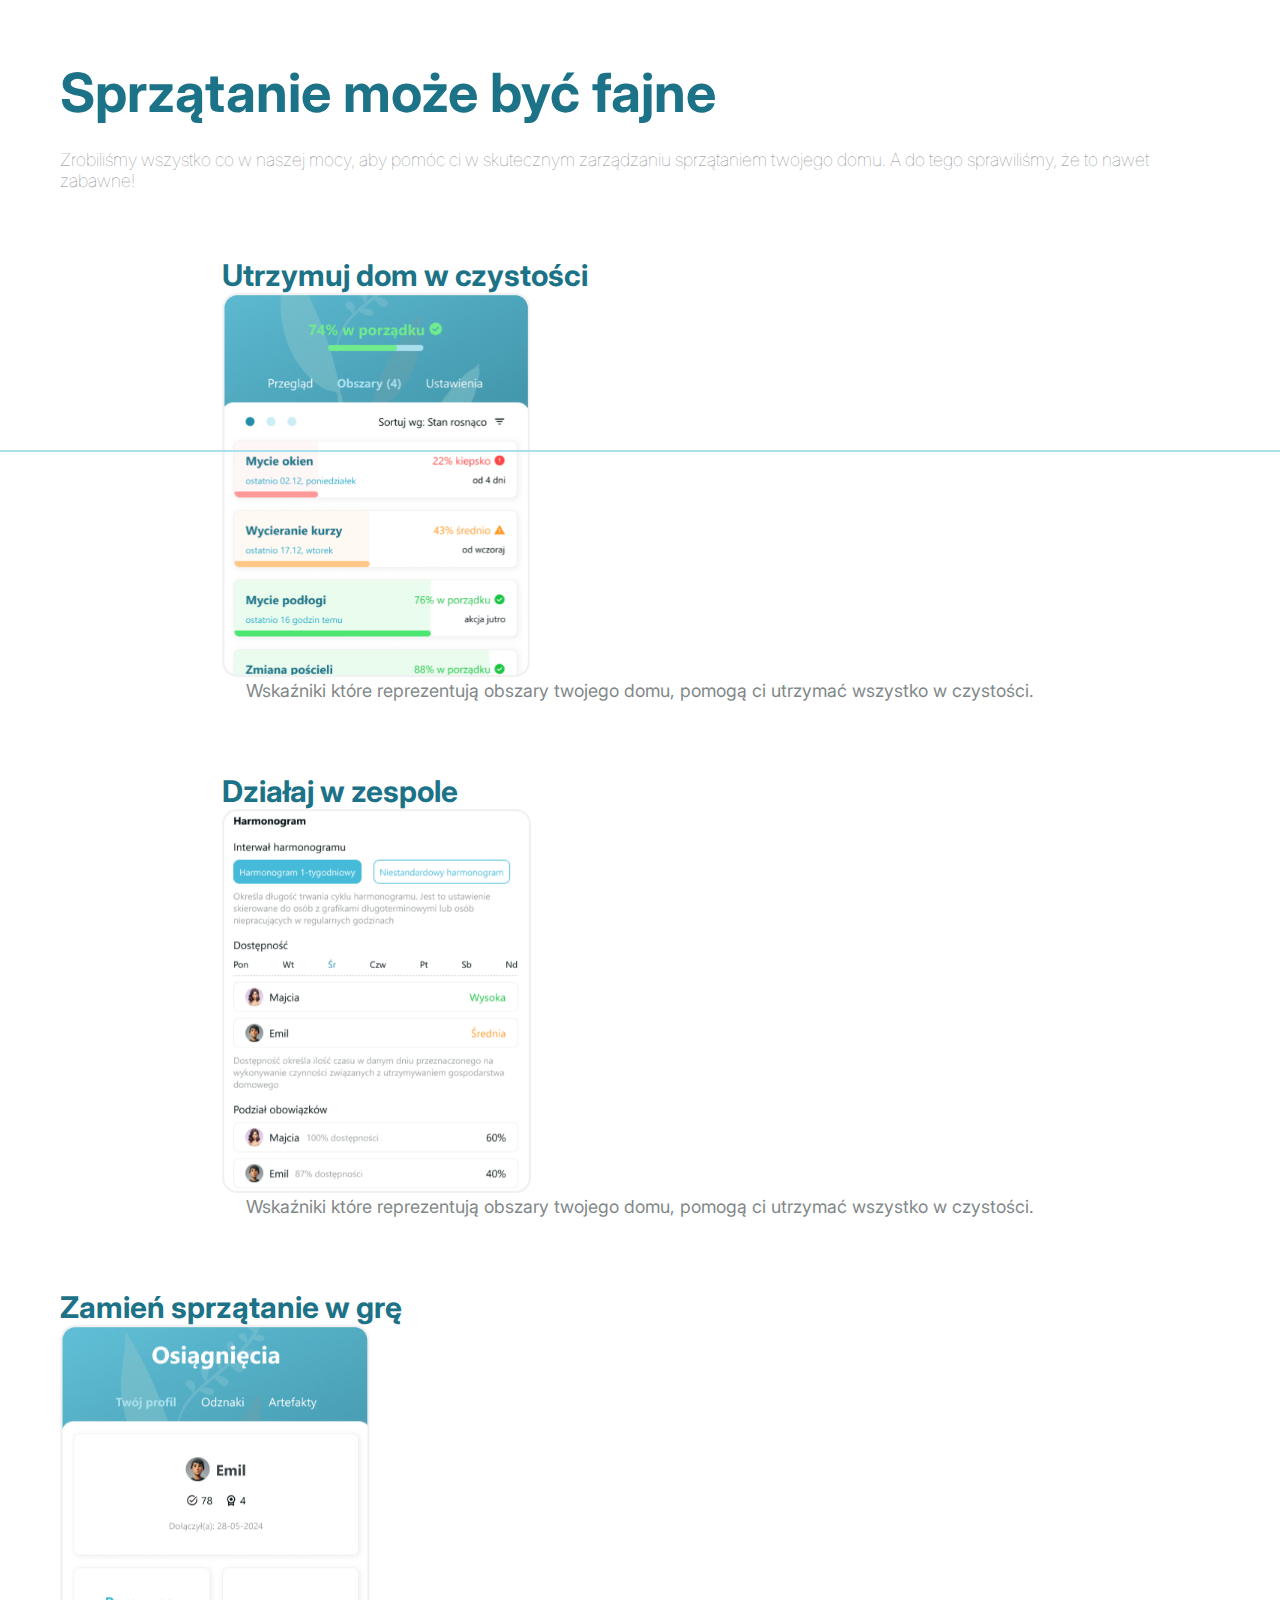
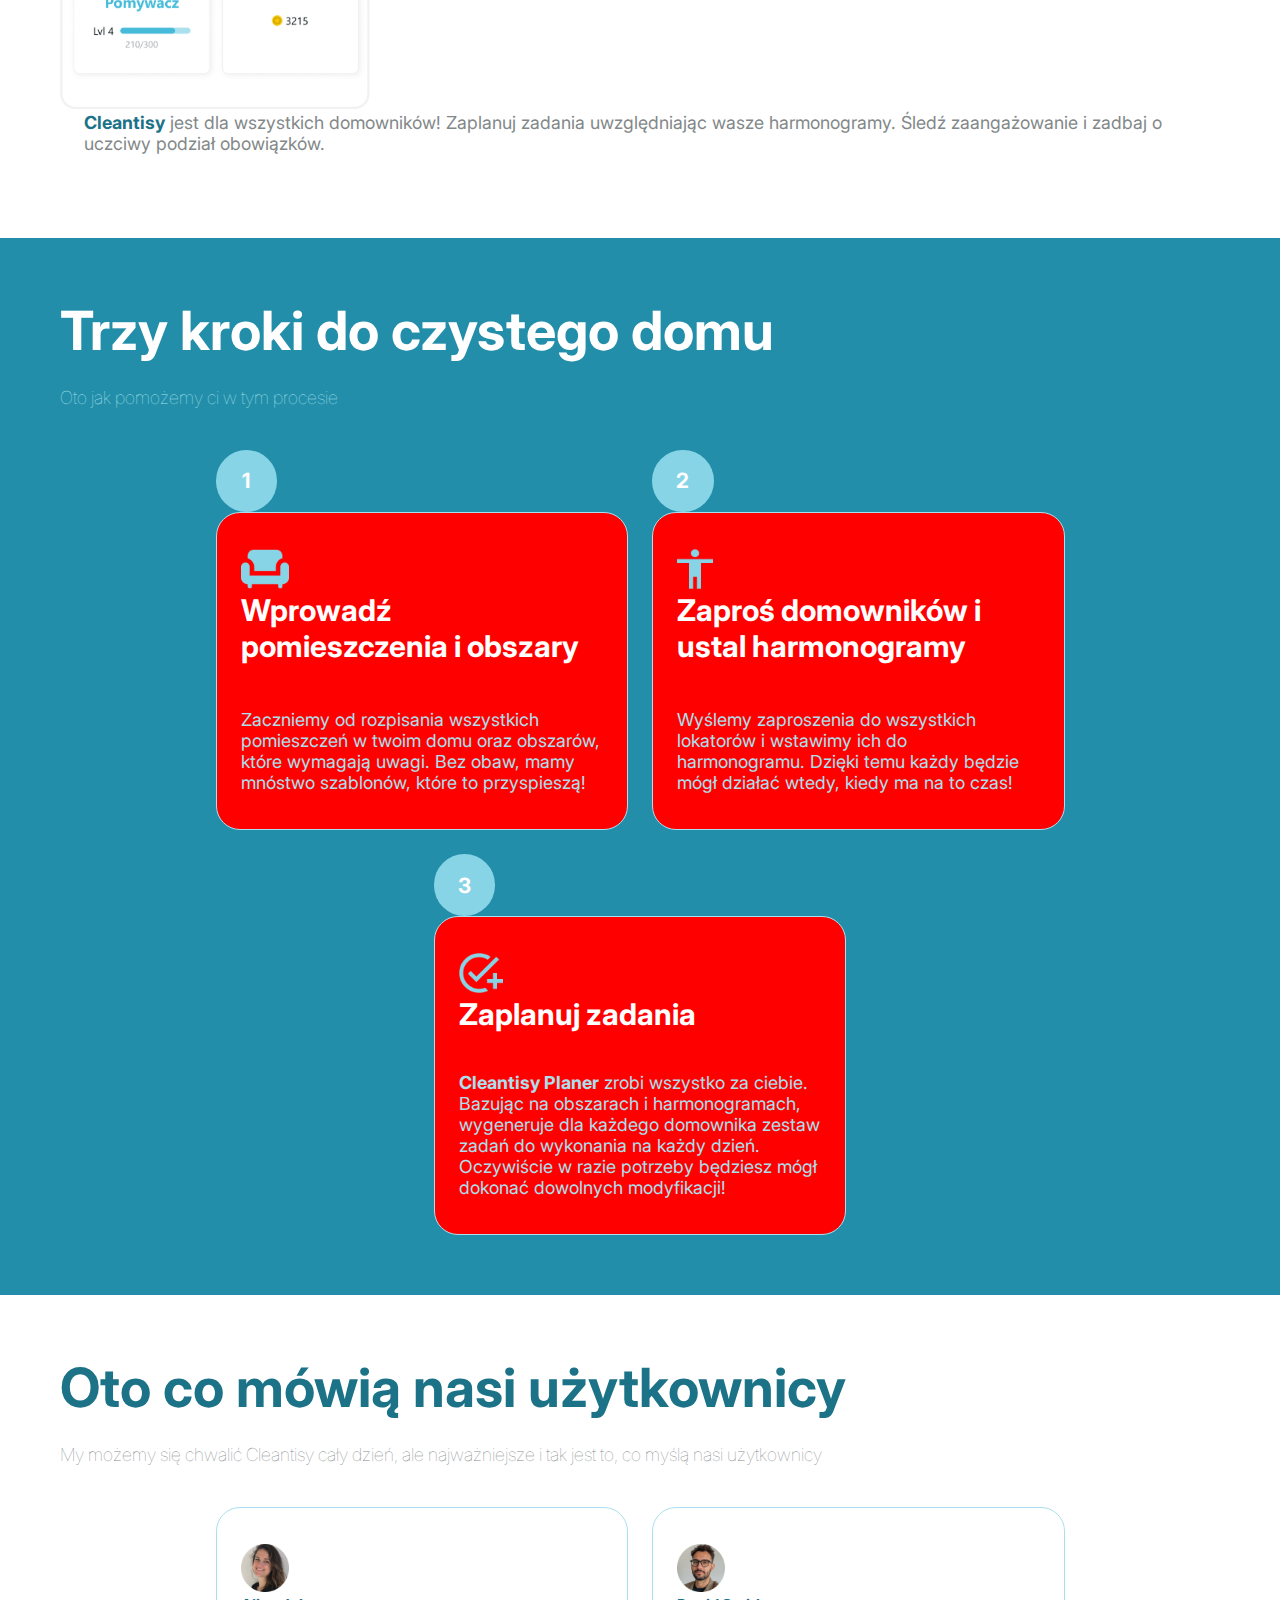
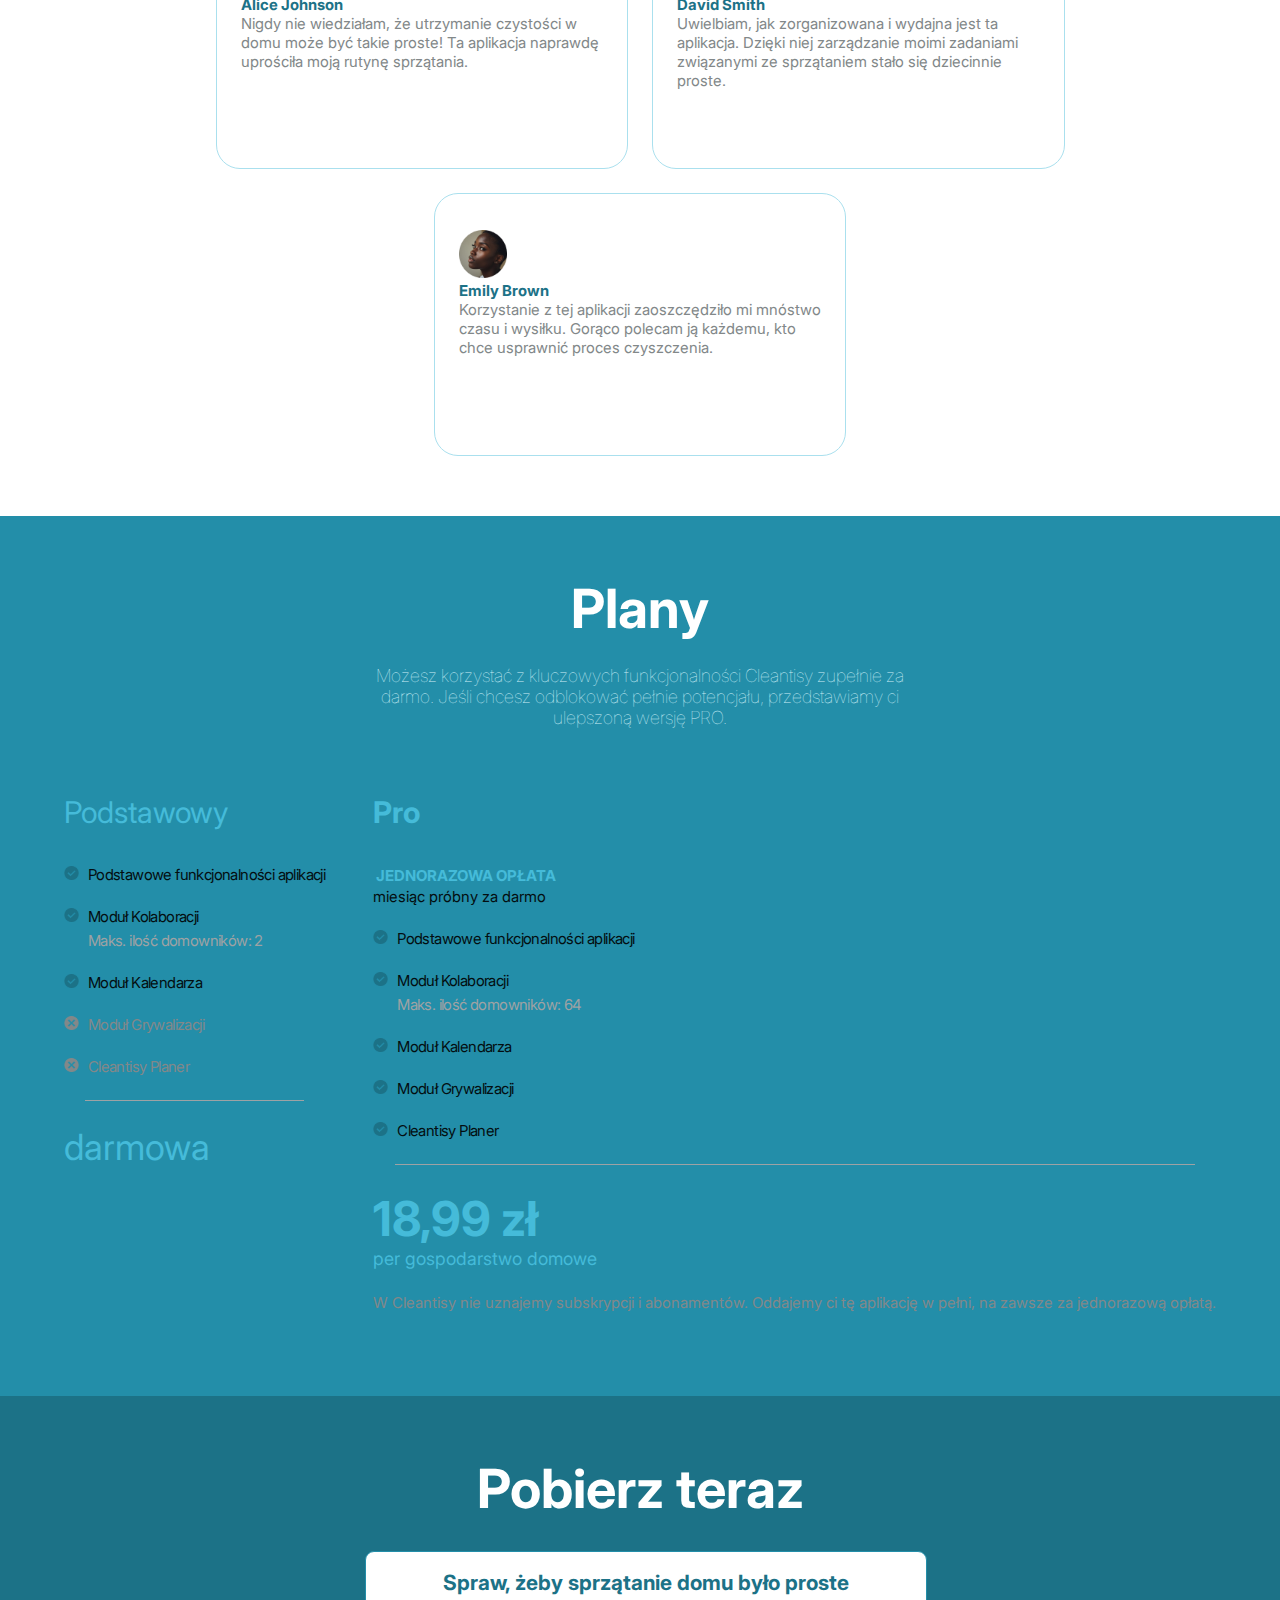
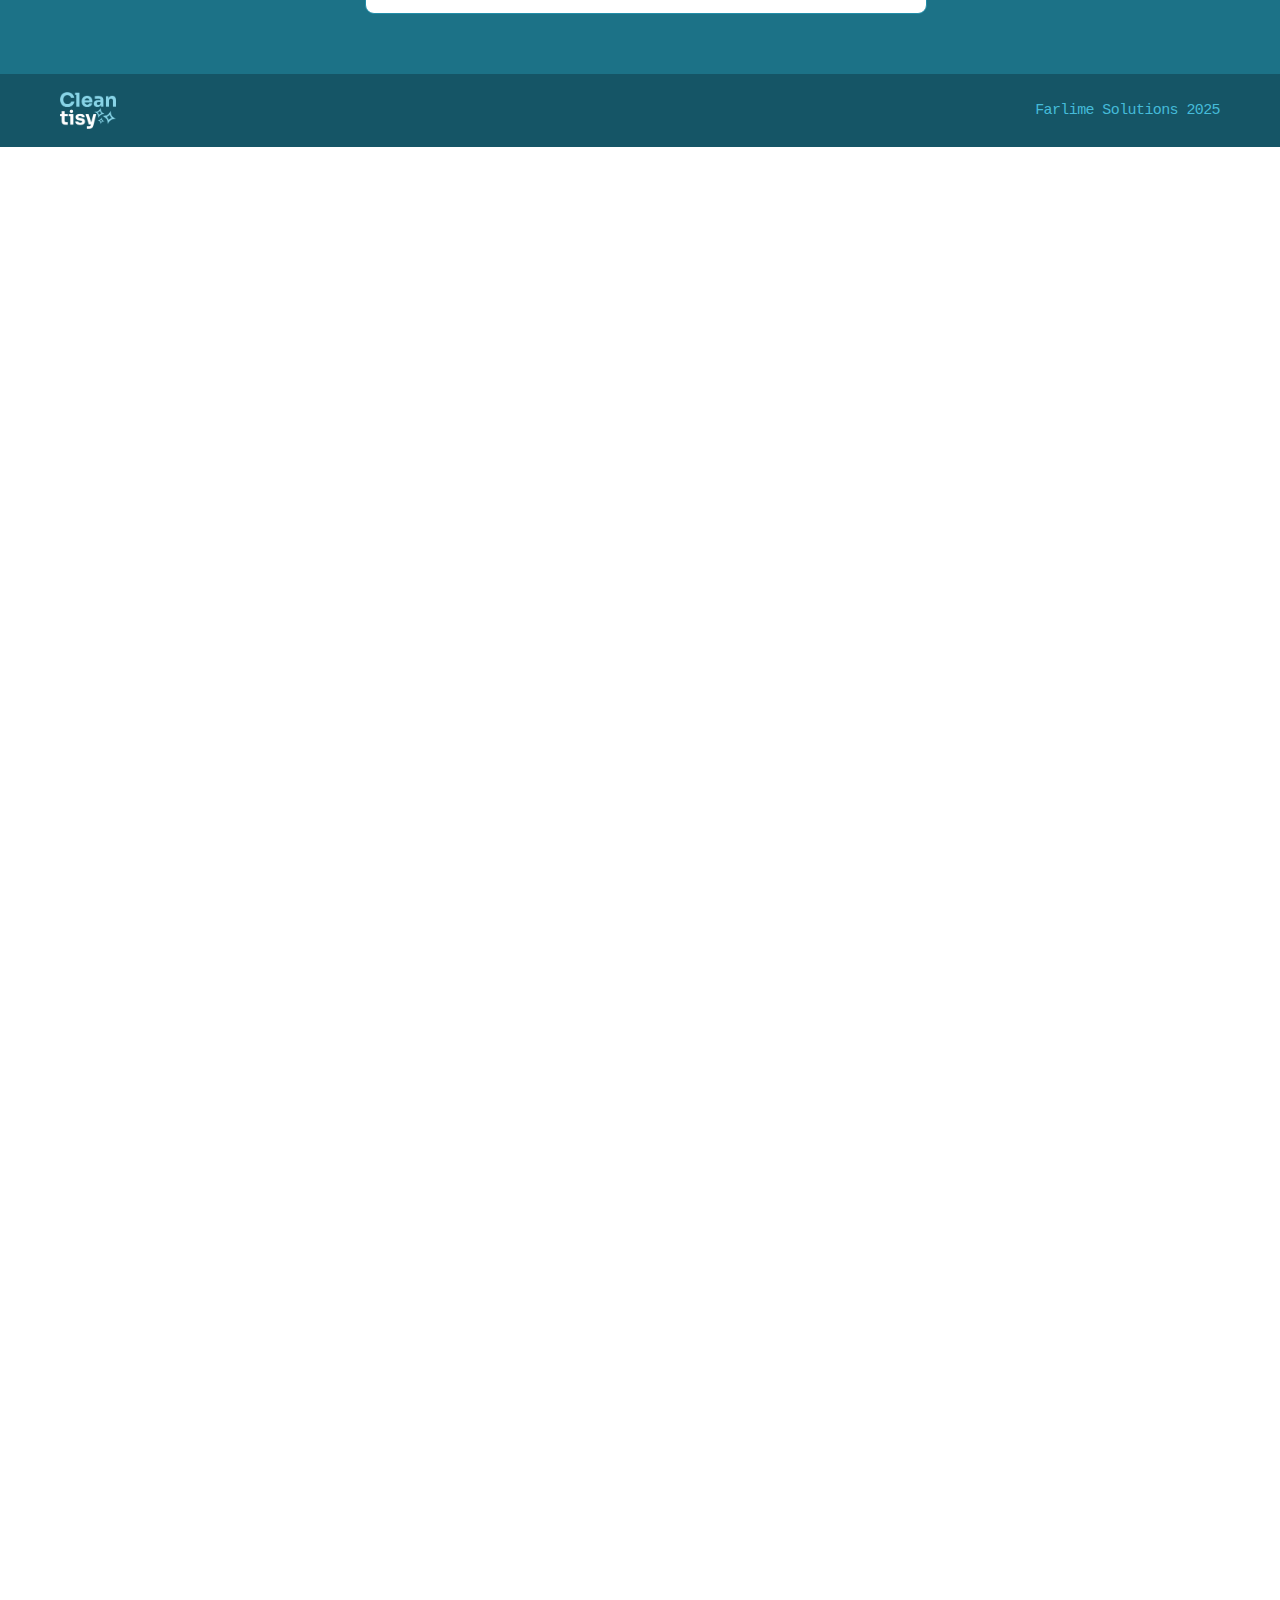
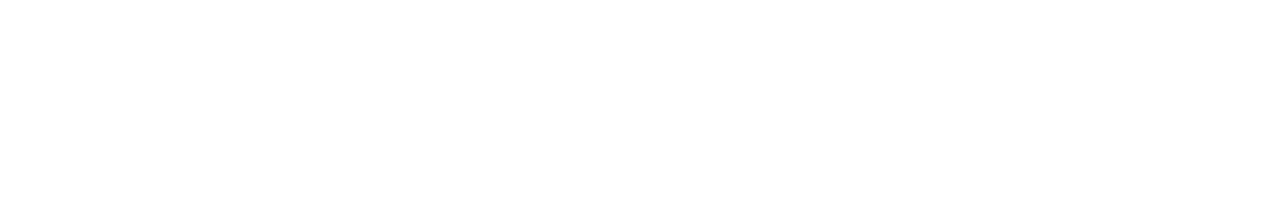
<file: index.html>
<!DOCTYPE html>
<html lang="en">
<head>
    <meta charset="UTF-8">
    <meta http-equiv="X-UA-Compatible" content="IE=edge">
    <meta name="viewport" content="width=device-width, initial-scale=1.0">
    <title>Cleantisy</title>
    <link rel="stylesheet" href="styles.css">
    <link rel="stylesheet" href="footer.css">
    <link rel="stylesheet" href="cards.css">
    <link rel="stylesheet" href="lists.css">
    <link rel="stylesheet" href="buttons.css">
    <link rel="stylesheet" href="visuals.css">
    <link rel="stylesheet" href="texts.css">
    <link rel="stylesheet" href="colors.css">
    <link href="https://fonts.googleapis.com/css2?family=Inter:wght@400;700&display=swap" rel="stylesheet">
</head>
<body>

<!--<section id="home" class="home-section background-color-lightblue">-->
<!--    <div class="home-content">-->
<!--        <div class="box-align-left">-->
<!--            <div style="padding: 2rem 0 2rem 0;">-->
<!--                <div style="padding: 1.2rem 0 1.2rem 0;">-->
<!--                    <h1 style="font-size: 96px; color: #88D4E7; font-weight: bold;">Sprzątanie?</h1>-->
<!--                    <h1 style="font-size: 96px; color: #FFFFFF; font-weight: bold;">Nic prostszego.</h1>-->
<!--                </div>-->
<!--                <div style="padding: 1.2rem 0 1.2rem 0;">-->
<!--                    <p style="font-size: 24px; color: #FFFFFF; font-weight: lighter; opacity: 50%">-->
<!--                        Twój pomocnik w codziennym utrzymywaniu czystości w domu</p>-->
<!--                </div>-->
<!--            </div>-->
<!--            <div class="box-align-center">-->
<!--                <div class="box-justify-between" style="padding: 2rem 0 2rem 0;">-->
<!--                    <a href="#start" class="transform-button">Zaczynajmy</a>-->
<!--                    <img src="logo.png" alt="logo"/>-->
<!--                </div>-->
<!--            </div>-->
<!--        </div>-->
<!--    </div>-->
<!--    <img class="home-image" src="img1.png" alt="banner"/>-->
<!--</section>-->

<section id="start" class="section background-color-white">
    <div class="section-column">
        <div class="text-container text-left">
            <h2 class="word-wrapper color-blue" style="font-size: 72px; font-weight: bold;">Sprzątanie może być
                fajne</h2>
            <p class="word-wrapper color-gray" style="font-size: 24px; font-weight: lighter">
                Zrobiliśmy wszystko co w naszej mocy, aby pomóc ci w skutecznym zarządzaniu sprzątaniem twojego
                domu.
                A do tego sprawiliśmy, że to nawet zabawne!</p>
        </div>
        <div class="card-container">
            <div class="card-debil">
                <div class="personal-content-1">
                    <h3 class="word-wrapper color-blue" style="margin-top: 2rem; font-size: 40px; font-weight: bold; ">
                        Utrzymuj
                        dom w czystości</h3>
                </div>
                <div class="personal-content-2">
                    <img src="feature1.png" alt="feature1" style="object-fit: fill;"/>
                </div>
                <div class="personal-content-2">
                    <p class="word-wrapper color-gray" style="margin: 0 2rem 2rem; font-size: 24px;">
                        Wskaźniki które reprezentują obszary twojego domu, pomogą ci utrzymać wszystko w
                        czystości.
                    </p>
                </div>
            </div>
            <div class="card-debil">
                <div class="personal-content-1">
                    <h3 class="word-wrapper color-blue" style="margin-top: 2rem; font-size: 40px; font-weight: bold; ">
                        Działaj w
                        zespole</h3>
                </div>
                <div class="personal-content-2">
                    <img src="feature2.png" alt="feature2" style="object-fit: fill;"/>
                </div>
                <div class="personal-content-2">
                    <p class="word-wrapper color-gray" style="margin: 0 2rem 2rem; font-size: 24px;">
                        Wskaźniki które reprezentują obszary twojego domu, pomogą ci utrzymać wszystko w
                        czystości.
                    </p>
                </div>
            </div>
            <div class="card-debil">
                <div class="personal-content-1">
                    <h3 class="word-wrapper color-blue" style="margin-top: 2rem; font-size: 40px; font-weight: bold; ">
                        Zamień
                        sprzątanie w grę</h3>
                </div>
                <div class="personal-content-2">
                    <img src="feature3.png" alt="feature3" style="object-fit: fill;"/>
                </div>
                <div class="personal-content-2">
                    <p class="word-wrapper color-gray" style="margin: 0 2rem 2rem; font-size: 24px;">
                        <b class="color-blue">Cleantisy</b> jest dla wszystkich domowników! Zaplanuj zadania
                        uwzględniając wasze harmonogramy.
                        Śledź zaangażowanie i zadbaj o uczciwy podział obowiązków.
                    </p>
                </div>
            </div>
        </div>
    </div>
</section>

<section class="section background-color-lightblue">
    <div class="section-column">
        <div class="text-container text-left">
            <h2 class="word-wrapper color-white" style="font-size: 72px; font-weight: bold;">Trzy kroki do czystego
                domu</h2>
            <p class="word-wrapper color-whiteblue" style="font-size: 24px; font-weight: lighter">
                Oto jak pomożemy ci w tym procesie</p>
        </div>
        <div class="card-container">
            <div>
                <div class="normal-table-row-value-beyond-alternative">
                    <div class="box-circle-number">
                        <h3 class="circle-number">1</h3>
                        <div class="background-color-whiteblue"
                             style="position: absolute; top: 50%; left: 0; width: 110%; height: 2px;"></div>
                    </div>
                </div>

                <div class="card-meble">
                    <div class="meble-content">
                        <img src="chair.png" alt="chair" style="object-fit: fill; margin: 3rem 2rem 0 2rem;"/>
                    </div>
                    <div class="meble-content text-center-wrapper" style="flex-grow: 1">
                        <h3 class="word-wrapper color-white " style="font-size: 40px; margin: 0 2rem 0 2rem;">Wprowadź
                            pomieszczenia i
                            obszary
                        </h3>
                    </div>
                    <div class="meble-content gupek text-center-wrapper">
                        <p class="word-wrapper color-whiteblue" style="font-size: 24px; margin: 0 2rem 3rem 2rem;">
                            Zaczniemy od
                            rozpisania wszystkich pomieszczeń w twoim domu oraz obszarów, które wymagają uwagi. Bez
                            obaw, mamy mnóstwo szablonów, które to przyspieszą!
                        </p>
                    </div>
                </div>
            </div>
            <div>
                <div class="normal-table-row-value-beyond-alternative">
                    <div class="box-circle-number">
                        <h3 class="circle-number">2</h3>
                        <div class="background-color-whiteblue"
                             style="position: absolute; top: 50%; left: 0; width: 110%; height: 2px;"></div>
                    </div>
                </div>
                <div class="card-meble">
                    <div class="meble-content">
                        <img src="accessibility.png" alt="accessibility"
                             style="object-fit: fill; margin: 3rem 2rem 0 2rem;"/>
                    </div>
                    <div class="meble-content text-center-wrapper" style="flex-grow: 1">
                        <h3 class="word-wrapper  color-white" style="font-size: 40px; margin: 0 2rem 0 2rem;">Zaproś
                            domowników i
                            ustal harmonogramy
                        </h3>
                    </div>
                    <div class="meble-content gupek text-center-wrapper">
                        <p class="word-wrapper color-whiteblue" style="font-size: 24px; margin: 0 2rem 3rem 2rem;">
                            Wyślemy zaproszenia do
                            wszystkich lokatorów i wstawimy ich do harmonogramu. Dzięki temu każdy będzie mógł
                            działać wtedy, kiedy ma na to czas!
                        </p>
                    </div>
                </div>
            </div>
            <div>
                <div class="normal-table-row-value-beyond-alternative">
                    <div class="box-circle-number">
                        <h3 class="circle-number">3</h3>
                        <div class="background-color-whiteblue"
                             style="position: absolute; top: 50%; left: 0; width: 100%; height: 2px;"></div>
                    </div>
                </div>
                <div class="card-meble">
                    <div class="meble-content">
                        <img src="add_task.png" alt="add_task" style="object-fit: fill; margin: 3rem 2rem 0 2rem;"/>
                    </div>
                    <div class="meble-content text-center-wrapper" style="flex-grow: 1">
                        <h3 class="word-wrapper color-white" style="font-size: 40px; margin: 0 2rem 0 2rem;">Zaplanuj
                            zadania
                        </h3>
                    </div>
                    <div class="meble-content gupek text-center-wrapper">
                        <p class="word-wrapper color-whiteblue" style="font-size: 24px; margin: 0 2rem 3rem 2rem;"><b>Cleantisy
                            Planer</b> zrobi
                            wszystko za ciebie. Bazując na obszarach i harmonogramach, wygeneruje dla każdego
                            domownika zestaw zadań do wykonania na każdy dzień. Oczywiście w razie potrzeby będziesz
                            mógł dokonać dowolnych modyfikacji!
                        </p>
                    </div>
                </div>
            </div>
        </div>
    </div>
</section>

<section class="section background-color-white">
    <div class="section-column">
        <div class="text-container text-left">
            <h2 class="word-wrapper color-blue" style="font-size: 72px; font-weight: bold;">Oto co mówią nasi
                użytkownicy</h2>
            <p class="word-wrapper color-gray" style="font-size: 24px; font-weight: lighter">My możemy się chwalić
                Cleantisy
                cały dzień, ale najważniejsze i tak jest to, co myślą nasi użytkownicy</p>
        </div>
        <div class="card-container">
            <div class="card-personal">
                <div class="personal-content">
                    <img src="photo1.png" alt="photo1" style="object-fit: fill; margin: 3rem 2rem 0 2rem;"/>
                </div>
                <div class="personal-content">
                    <h3 class="word-wrapper color-blue" style="font-size: 20px; margin: 0 2rem 0 2rem;">Alice
                        Johnson
                    </h3>
                </div>
                <div class="personal-content">
                    <p class="word-wrapper color-gray" style="font-size: 20px; margin: 0 2rem 3rem 2rem;">Nigdy nie
                        wiedziałam,
                        że utrzymanie czystości w domu może być takie proste! Ta aplikacja naprawdę uprościła
                        moją rutynę sprzątania.
                    </p>
                </div>
            </div>
            <div class="card-personal">
                <div class="personal-content">
                    <img src="photo2.png" alt="photo2"
                         style="object-fit: fill; margin: 3rem 2rem 0 2rem;"/></div>
                <div class="personal-content">
                    <h3 class="word-wrapper color-blue" style="font-size: 20px; margin: 0 2rem 0 2rem;">David Smith
                    </h3>
                </div>
                <div class="personal-content">
                    <p class="word-wrapper color-gray" style="font-size: 20px; margin: 0 2rem 3rem 2rem;">Uwielbiam,
                        jak
                        zorganizowana i wydajna jest ta aplikacja. Dzięki niej zarządzanie moimi zadaniami
                        związanymi ze sprzątaniem stało się dziecinnie proste.
                    </p>
                </div>
            </div>
            <div class="card-personal">
                <div class="personal-content">
                    <img src="photo3.png" alt="photo3" style="object-fit: fill; margin: 3rem 2rem 0 2rem;"/>
                </div>
                <div class="personal-content">
                    <h3 class="word-wrapper color-blue" style="font-size: 20px; margin: 0 2rem 0 2rem;">Emily Brown
                    </h3>
                </div>
                <div class="personal-content">
                    <p class="word-wrapper color-gray" style="font-size: 20px; margin: 0 2rem 3rem 2rem;">
                        Korzystanie z tej
                        aplikacji zaoszczędziło mi mnóstwo czasu i wysiłku. Gorąco polecam ją każdemu, kto chce
                        usprawnić proces czyszczenia.
                    </p>
                </div>
            </div>
        </div>
    </div>
</section>

<section class="section background-color-lightblue">
    <div class="section-column">
        <div class="text-container text-center">
            <h2 class="word-wrapper color-white" style="font-size: 72px; font-weight: bold;">Plany</h2>
            <p class="word-wrapper color-almostwhite"
               style="font-size: 24px; font-weight: lighter">
                Możesz korzystać z kluczowych funkcjonalności Cleantisy zupełnie za darmo. Jeśli chcesz
                odblokować pełnie potencjału, przedstawiamy ci ulepszoną wersję PRO.</p>
        </div>
        <div class="card-container" style="column-gap: 4rem;">
            <div class="card">
                <h2 class="word-wrapper color-crystalblue"
                    style="font-size: 40px; font-weight: normal; margin-top: 2rem; margin-bottom: 3rem">
                    Podstawowy</h2>

                <ul style="list-style-type: none; padding: 0; margin: 0; align-self: center">
                    <li class="list-item word-wrapper" data-mark="check_circle">Podstawowe funkcjonalności aplikacji
                    </li>
                    <li class="list-item list-item-special-1 word-wrapper" data-mark="check_circle"
                        data-extra="Maks. ilość domowników: 2">
                        Moduł Kolaboracji
                    </li>
                    <li class="list-item word-wrapper" data-mark="check_circle">Moduł Kalendarza</li>
                    <li class="list-item word-wrapper color-gray" data-mark="cancel">Moduł Grywalizacji
                    </li>
                    <li class="list-item word-wrapper color-gray" data-mark="cancel">Cleantisy Planer</li>
                </ul>

                <div class="horizontal-line"></div>
                <h2 class="word-wrapper color-crystalblue"
                    style="font-size: 48px; font-weight: normal; margin: 2rem auto 2rem;">
                    darmowa</h2>
            </div>
            <div class="card">
                <h2 class="word-wrapper color-crystalblue"
                    style="font-size: 40px; font-weight: bold; margin-top: 2rem; margin-bottom: 3rem">
                    Pro</h2>
                <h3 class="word-wrapper color-crystalblue" style="font-size: 20px; font-weight: bold; margin: 0.2rem">
                    JEDNORAZOWA
                    OPŁATA</h3>
                <p class="word-wrapper color-almostblack"
                   style="font-size: 20px; font-weight: normal; margin-top: 0.2rem; margin-bottom: 2rem">
                    miesiąc próbny za
                    darmo</p>

                <ul style="list-style-type: none; padding: 0; margin: 0; align-self: center">
                    <li class="list-item word-wrapper" data-mark="check_circle">Podstawowe funkcjonalności aplikacji
                    </li>
                    <li class="list-item list-item-special-2 word-wrapper" data-mark="check_circle"
                        data-extra="Maks. ilość domowników: 64">
                        Moduł Kolaboracji
                    </li>
                    <li class="list-item word-wrapper" data-mark="check_circle">Moduł Kalendarza</li>
                    <li class="list-item word-wrapper" data-mark="check_circle">Moduł Grywalizacji</li>
                    <li class="list-item word-wrapper" data-mark="check_circle">Cleantisy Planer</li>
                </ul>

                <div class="horizontal-line"></div>

                <h2 class="word-wrapper color-crystalblue" style="font-size: 64px; font-weight: bold; margin-top: 2rem">
                    18,99 zł</h2>
                <h3 class="word-wrapper color-crystalblue"
                    style="font-size: 24px; font-weight: normal; margin-bottom: 2rem">per
                    gospodarstwo domowe</h3>
                <p class="word-wrapper color-gray"
                   style="font-size: 20px; font-weight: normal; margin: 0 auto 2rem; text-align: center;">
                    W Cleantisy nie uznajemy subskrypcji i abonamentów. Oddajemy ci tę aplikację w pełni, na zawsze
                    za jednorazową opłatą.
                </p>
            </div>
        </div>
    </div>
</section>

<section class="section background-color-blue">
    <div class="section-column">
        <div class="text-container text-center">
            <h2 class="word-wrapper color-white" style="font-size: 72px; font-weight: bold; margin-bottom: 1rem">
                Pobierz teraz</h2>
        </div>
        <a href="#home" class="word-wrapper invite-button">Spraw, żeby sprzątanie domu było proste</a>
    </div>
</section>

<footer class="footer-section background-color-darkblue">
    <div class="footer-section-container">
        <img class="footer-logo" src="logo.png" alt="Farlime Solutions Logo">
        <p class="footer-text word-wrapper color-crystalblue">Farlime Solutions 2025</p>
    </div>
</footer>

</body>
</html>
</file>
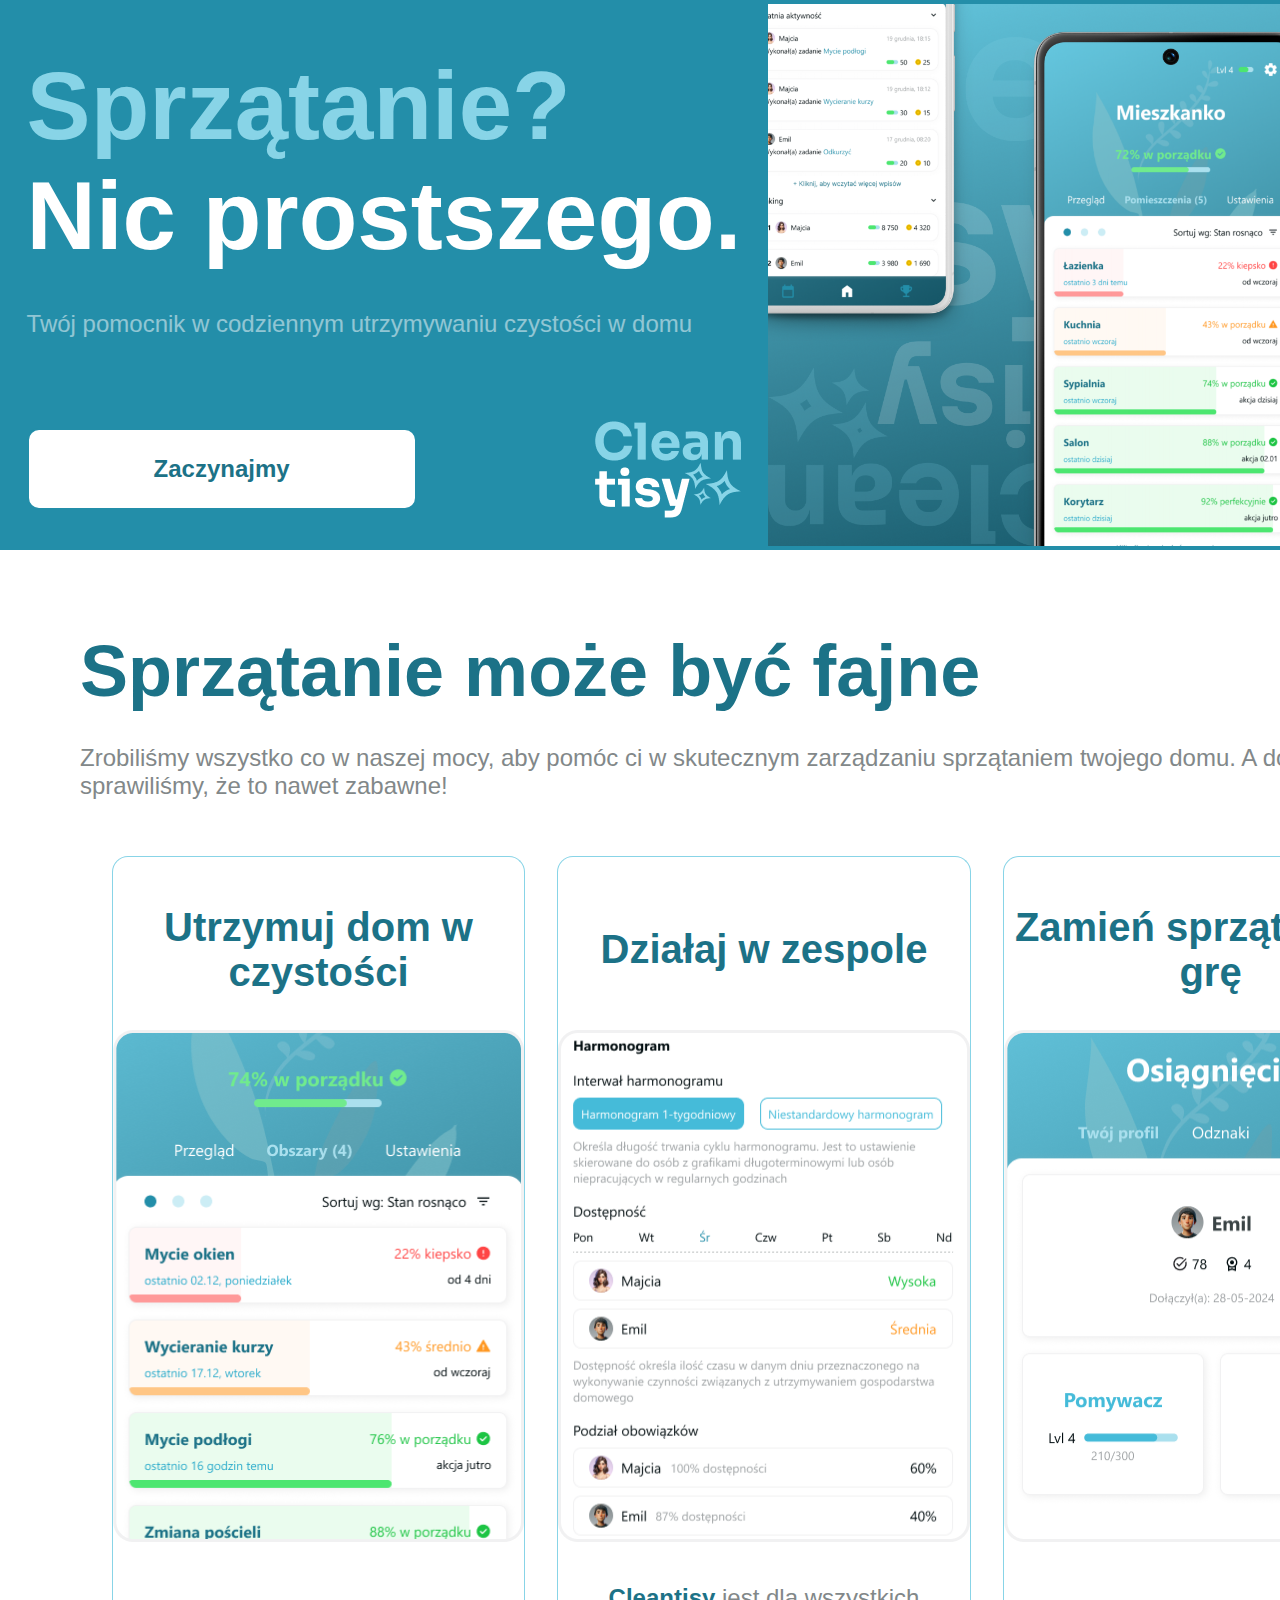
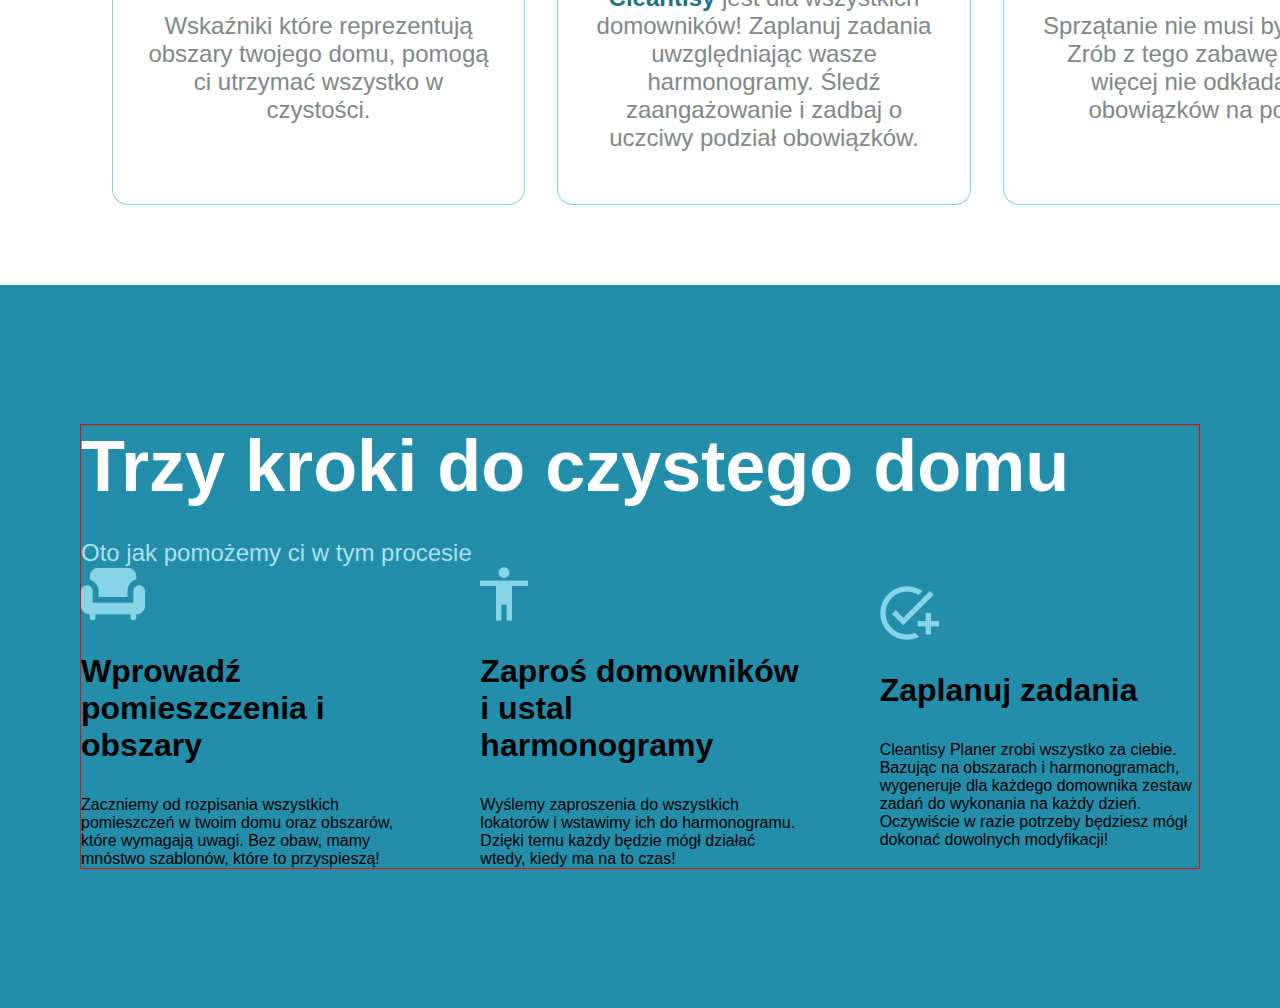
<file: basic website.html>
<!DOCTYPE html>
<html lang="en">
<head>
    <meta charset="UTF-8">
    <meta http-equiv="X-UA-Compatible" content="IE=edge">
    <meta name="viewport" content="width=device-width, initial-scale=1.0">
    <title>Landing Page</title>
    <style>
        * {
            margin: 0;
            padding: 0;
            box-sizing: border-box;
        }

        html {
            scroll-behavior: smooth;
        }

        body {
            display: flex;
            flex-direction: column;
            align-items: center;
            font-family: 'Inter', sans-serif;
        }

        .title-section-wrapper {
            width: 100%;
            display: flex;
            flex-direction: row;
            align-items: center;
            justify-content: space-between;
            position: relative;
        }

        .title-section-content-wrapper {
            border: 1px solid red;
            text-align: left;
        }

        .section-wrapper {
            width: 100%;
            display: flex;
            flex-direction: row;
            align-items: center;
            justify-content: space-between;
            position: relative;
            padding: 5rem 5rem 5rem 5rem;
        }

        .container-column {
            width: 100%;
            display: flex;
            align-items: center;
            position: relative;
            justify-content: center;
            flex-direction: column;
        }

        .container-horizontal {
            width: 100%;
            display: flex;
            align-items: center;
            position: relative;
            justify-content: space-between;
            flex-direction: row;
        }

        .text-container {
            border: 1px solid red;
            text-align: left;
        }

        .big-image-container {
            max-width: 50%;
            height: 100%;
            object-fit: cover;
        }

        .feature-container {
            width: 100%;
            display: flex;
            align-items: center;
            position: relative;
            justify-content: center;
            gap: 5rem;
            flex-direction: row;
        }

        .heading-wrapper {
            width: 100%;
            display: flex;
            text-align: left;
            position: relative;
            justify-content: start;
            flex-direction: column;
            gap: 2rem;
        }

        /*new styles*/
        /*home sections styles*/

        .home-section {
            width: 100%;
            display: flex;
            position: relative;
            align-items: center;
        }

        .home-content {
            width: 100%;
            display: flex;
            position: relative;
            justify-content: center;
        }

        .box-align-left {
            text-align: left;
        }

        .box-align-center {
            width: 100%;
            display: flex;
            position: relative;
            align-items: center;
        }

        .box-justify-between {
            width: 100%;
            display: flex;
            position: relative;
            align-items: center;
            justify-content: space-between;
            padding: 2rem 0 2rem 0;
        "
        }

        .transform-button {
            background-color: white;
            color: #1C7287;
            border: 2px solid #238EA9;
            border-radius: 12px;
            padding: 25px 125px;
            font-size: 24px;
            font-weight: bold;
            cursor: pointer;
            transition: all 0.3s ease;
        }

        .transform-button:hover {
            background-color: #88D4E7;
            color: #1C7287;
            transform: scale(1.02);
        }

        .home-image {
            max-width: 40%;
            height: 100%;
            object-fit: contain;
        }

        /*sections styles*/

        .normal-section {
            width: 100%;
            display: flex;
            position: relative;
        }

        .normal-section-content {
            width: 100%;
            height: 100%;
            display: flex;
            flex-direction: row;
            position: relative;
            margin: 5rem 5rem 5rem 5rem;
        "
        }

        .normal-section-column {
            width: 100%;
            display: flex;
            flex-direction: column;
            align-items: center;
            position: relative;
        }

        .normal-box-align-left {
            padding: 0 0 1.5rem 0;
            width: 100%;
            text-align: left;
        }

        .normal-box-column {
            width: 100%;
            display: flex;
            text-align: left;
            position: relative;
            justify-content: start;
            flex-direction: column;
            gap: 2rem;
        }

        .normal-box-table {
            width: 100%;
            padding: 2rem 0 0 0;
        }

    </style>
</head>
<body>

<section id="home" class="home-section" style="background-color: #238EA9;">
    <div class="home-content">
        <div class="box-align-left">
            <div style="padding: 2rem 0 2rem 0;">
                <div style="padding: 1.2rem 0 1.2rem 0;">
                    <h1 style="font-size: 96px; color: #88D4E7; font-weight: bold;">Sprzątanie?</h1>
                    <h1 style="font-size: 96px; color: #FFFFFF; font-weight: bold;">Nic prostszego.</h1>
                </div>
                <div style="padding: 1.2rem 0 1.2rem 0;">
                    <p style="font-size: 24px; color: #FFFFFF; font-weight: lighter; opacity: 50%">
                        Twój pomocnik w codziennym utrzymywaniu czystości w domu</p>
                </div>
            </div>
            <div class="box-align-center">
                <div class="box-justify-between">
                    <button class="transform-button" onclick="alert('Button clicked!')">Zaczynajmy</button>
                    <img src="logo.png" alt="logo"/>
                </div>
            </div>
        </div>
    </div>
    <img class="home-image" src="img1.png" alt="banner"/>
</section>

<section class="normal-section" style="background-color: #FFFFFF;">
    <div class="normal-section-content">
        <div class="normal-section-column">
            <div class="normal-box-align-left">
                <div class="normal-box-column">
                    <h2 style="font-size: 72px; color: #1C7287; font-weight: bold;">Sprzątanie może być fajne</h2>
                    <p style="font-size: 24px; color: #828889; font-weight: lighter">
                        Zrobiliśmy wszystko co w naszej mocy, aby pomóc ci w skutecznym zarządzaniu sprzątaniem twojego
                        domu.
                        A do tego sprawiliśmy, że to nawet zabawne!</p>
                </div>
            </div>
            <div class="normal-box-table">
                <table style="width: 100%; border-collapse: separate; text-align: center; border-spacing: 2rem 0;">
                    <thead>
                    <tr>
                        <th style="padding: 1rem 0; width: 30%; border: 0.1rem solid #88D4E7; border-bottom: none; border-top-left-radius: 1rem; border-top-right-radius: 1rem;">
                            <h3 style="margin-top: 2rem; color: #1C7287; font-size: 40px; font-weight: bold; ">Utrzymuj
                                dom w czystości</h3>
                        </th>
                        <th style="padding: 1rem 0; width: 30%; border: 0.1rem solid #88D4E7; border-bottom: none; border-top-left-radius: 1rem; border-top-right-radius: 1rem;">
                            <h3 style="margin-top: 2rem; color: #1C7287; font-size: 40px; font-weight: bold; ">Działaj w
                                zespole</h3>
                        </th>
                        <th style="padding: 1rem 0; width: 30%; border: 0.1rem solid #88D4E7; border-bottom: none; border-top-left-radius: 1rem; border-top-right-radius: 1rem;">
                            <h3 style="margin-top: 2rem; color: #1C7287; font-size: 40px; font-weight: bold; ">Zamień
                                sprzątanie w grę</h3>
                        </th>
                    </tr>
                    </thead>
                    <tbody>
                    <tr>
                        <td style="padding: 1.2rem 0; border: 0.1rem solid #88D4E7; border-bottom: none; border-top: none;">
                            <img src="feature1.png" alt="feature1" style="object-fit: fill;"/>
                        </td>
                        <td style="padding: 1.2rem 0; border: 0.1rem solid #88D4E7; border-bottom: none; border-top: none;">
                            <img src="feature2.png" alt="feature2" style="object-fit: fill;"/>
                        </td>
                        <td style="padding: 1.2rem 0; border: 0.1rem solid #88D4E7; border-bottom: none; border-top: none;">
                            <img src="feature3.png" alt="feature3" style="object-fit: fill;"/>
                        </td>
                    </tr>
                    <tr>
                        <td style="padding: 1.2rem 0; border: 0.1rem solid #88D4E7; border-top: none; border-bottom-left-radius: 1rem; border-bottom-right-radius: 1rem;">
                            <p style="margin: 0 2rem 2rem; color: #828889; font-size: 24px;">
                                Wskaźniki które reprezentują obszary twojego domu, pomogą ci utrzymać wszystko w
                                czystości.
                            </p>
                        </td>
                        <td style="padding: 1.2rem 0; border: 0.1rem solid #88D4E7; border-top: none; border-bottom-left-radius: 1rem; border-bottom-right-radius: 1rem;">
                            <p style="margin: 0 2rem 2rem; color: #828889; font-size: 24px;">
                                <b style="color: #1C7287">Cleantisy</b> jest dla wszystkich domowników! Zaplanuj zadania
                                uwzględniając wasze harmonogramy.
                                Śledź zaangażowanie i zadbaj o uczciwy podział obowiązków.
                            </p>
                        </td>
                        <td style="padding: 1.2rem 0; border: 0.1rem solid #88D4E7; border-top: none; border-bottom-left-radius: 1rem; border-bottom-right-radius: 1rem;">
                            <p style="margin: 0 2rem 2rem; color: #828889; font-size: 24px;">
                                Sprzątanie nie musi być nudne.
                                Zrób z tego zabawę i nigdy więcej nie odkładaj już obowiązków na potem.
                            </p>
                        </td>
                    </tr>
                    </tbody>
                </table>
            </div>
        </div>
    </div>
</section>

<!--<a href="#home">content</a>-->

<div class="section-wrapper" style="background-color: #238EA9; aspect-ratio: 1.77 / 1 ">
    <div class="container-column">
        <div class="text-container">
            <div class="heading-wrapper">
                <h1 style="font-size: 72px; color: #FFFFFF; font-weight: bold;">Trzy kroki do czystego domu</h1>
                <p style="font-size: 24px; color: #AAE0EE; font-weight: lighter"> Oto jak pomożemy ci w tym procesie</p>
            </div>
            <div class="feature-container">
                <div class="container-column"
                     style="gap: 2rem; text-align: left; align-items: flex-start; align-content: flex-start">
                    <img src="chair.png"/>
                    <h1>Wprowadź pomieszczenia i obszary</h1>
                    <p>Zaczniemy od rozpisania wszystkich pomieszczeń w twoim domu oraz obszarów, które wymagają uwagi.
                        Bez obaw, mamy mnóstwo szablonów, które to przyspieszą!</p>
                </div>
                <div class="container-column"
                     style="gap: 2rem; text-align: left; align-items: flex-start; align-content: flex-start">
                    <img src="accessibility.png"/>
                    <h1>Zaproś domowników i ustal harmonogramy</h1>
                    <p>Wyślemy zaproszenia do wszystkich lokatorów i wstawimy ich do harmonogramu. Dzięki temu każdy
                        będzie mógł działać wtedy, kiedy ma na to czas!</p>
                </div>
                <div class="container-column"
                     style="gap: 2rem; text-align: left; align-items: flex-start; align-content: flex-start">
                    <img src="add_task.png"/>
                    <h1>Zaplanuj zadania</h1>
                    <p>Cleantisy Planer zrobi wszystko za ciebie. Bazując na obszarach i harmonogramach, wygeneruje dla
                        każdego domownika zestaw zadań do wykonania na każdy dzień. Oczywiście w razie potrzeby będziesz
                        mógł dokonać dowolnych modyfikacji!</p>
                </div>
            </div>
        </div>
    </div>
</div>

<!--    <div class="section-wrapper" style="background-color: #FFFFFF; aspect-ratio: 2.43 / 1 ">-->
<!--        <div class="container-column">-->
<!--            <div class="text-container">-->
<!--                <h1>Oto co mówią nasi użytkownicy</h1>-->
<!--                <p>My możemy się chwalić Cleantisy cały dzień, ale najważniejsze i tak jest to, co myślą nasi użytkownicy</p>-->
<!--                <div class="feature-container">-->
<!--                    <div class="container-horizontal" style="align-items: flex-start;">-->
<!--                        <img src="photo1.png" />-->
<!--                        <div class="container-column" style="gap: 2rem; text-align: left; align-items: flex-start; align-content: flex-start">-->
<!--                            <h1>Alice Johnson</h1>-->
<!--                            <p>Nigdy nie wiedziałam, że utrzymanie czystości w domu może być takie proste! Ta aplikacja naprawdę uprościła moją rutynę sprzątania.</p>-->
<!--                        </div>-->
<!--                    </div>-->
<!--                    <div class="container-horizontal" style="align-items: flex-start;">-->
<!--                        <img src="photo2.png" />-->
<!--                        <div class="container-column" style="gap: 2rem; text-align: left; align-items: flex-start; align-content: flex-start">-->
<!--                            <h1>David Smith</h1>-->
<!--                            <p>Uwielbiam, jak zorganizowana i wydajna jest ta aplikacja. Dzięki niej zarządzanie moimi zadaniami związanymi ze sprzątaniem stało się dziecinnie proste.</p>-->
<!--                        </div>-->
<!--                    </div>-->
<!--                    <div class="container-horizontal" style="align-items: flex-start;">-->
<!--                        <img src="photo3.png" />-->
<!--                        <div class="container-column" style="gap: 2rem; text-align: left; align-items: flex-start; align-content: flex-start">-->
<!--                            <h1>Emily Brown</h1>-->
<!--                            <p>Korzystanie z tej aplikacji zaoszczędziło mi mnóstwo czasu i wysiłku. Gorąco polecam ją każdemu, kto chce usprawnić proces czyszczenia.</p>-->
<!--                        </div>-->
<!--                    </div>-->
<!--                </div>-->
<!--            </div>-->
<!--        </div>-->
<!--    </div>-->

<!--    <div class="section-wrapper" style="background-color: #238EA9; aspect-ratio: 1.51 / 1 ">-->
<!--        <div class="container-column">-->
<!--            <div class="text-container" style="text-align: center; align-items: center">-->
<!--                <h1>Plany</h1>-->
<!--                <p>Możesz korzystać z kluczowych funkcjonalności Cleantisy zupełnie za darmo. Jeśli chcesz odblokować pełnie potencjału, przedstawiamy ci ulepszoną wersję PRO.</p>-->
<!--                <div class="feature-container">-->
<!--                    <div class="container-column" style="gap: 2rem; text-align: left; align-items: flex-start; align-content: flex-start">-->
<!--                        <h1>Podstawy</h1>-->
<!--                        <ul>-->
<!--                            <li>Podstawowe funkcjonalności aplikacji</li>-->
<!--                            <li>together (Moduł Kolaboracji + Maks. ilość domowników: 2)</li>-->
<!--                            <li>Moduł Kalendarza</li>-->
<!--                            <li><del>Moduł Grywalizacji</del></li>-->
<!--                            <li><del>Cleantisy Planer</del></li>-->
<!--                        </ul>-->
<!--                        <hr style="width: 100%; border: 1px solid #000; margin: 1rem 0;">-->
<!--                        <h1><bold>darmowa</bold></h1>-->
<!--                    </div>-->
<!--                    <div class="container-column" style="gap: 2rem; text-align: left; align-items: flex-start; align-content: flex-start">-->
<!--                        <h1><bold>Pro</bold></h1>-->
<!--                        <p>JEDNORAZOWA OPŁATA</p>-->
<!--                        <p>miesiąc próbny za darmo</p>-->
<!--                        <ul>-->
<!--                            <li>Podstawowe funkcjonalności aplikacji</li>-->
<!--                            <li>together (Moduł Kolaboracji + Maks. ilość domowników: 2)</li>-->
<!--                            <li>Moduł Kalendarza</li>-->
<!--                            <li>Moduł Grywalizacji</li>-->
<!--                            <li>Cleantisy Planer</li>-->
<!--                        </ul>-->
<!--                        <hr style="width: 100%; border: 1px solid #000; margin: 1rem 0;">-->
<!--                        <h1><bold>18,99 zł</bold></h1>-->
<!--                        <p>per gospodarstwo domowe</p>-->
<!--                        <p>W Cleantisy nie uznajemy subskrypcji i abonamentów. Oddajemy ci tę aplikację w pełni, na zawsze za jednorazową opłatą.</p>-->
<!--                    </div>-->
<!--                </div>-->
<!--            </div>-->
<!--        </div>-->
<!--    </div>-->

<!--    <div class="section-wrapper" style="background-color: #1C7287; aspect-ratio: 4.06 / 1 ">-->
<!--        <div class="container-column">-->
<!--            <h1>Pobierz teraz</h1>-->
<!--            <button onclick="alert('Button clicked!')">Spraw, żeby sprzątanie domu było proste</button>-->
<!--        </div>-->
<!--    </div>-->

<!--    <div class="section-wrapper" style="background-color: #155566; aspect-ratio: 15 / 1 ">-->
<!--        <div class="container-horizontal">-->
<!--            <img src="logo.png" />-->
<!--            <p>Farlime Solutions 2025</p>-->
<!--        </div>-->
<!--    </div>-->

</body>
</html>
</file>
<file: styles.css>
﻿* {
    margin: 0;
    padding: 0;
    box-sizing: border-box;
}

html {
    scroll-behavior: smooth;
    zoom: 0.75;
}

body {
    display: flex;
    flex-direction: column;
    align-items: center;
    font-family: 'Inter', sans-serif;
    flex-wrap: wrap;
}

/*nagłówek*/
.home-section {
    width: 100%;
    display: flex;
    position: relative;
    justify-content: center;
    max-width: 2090px;
}

.home-content {
    min-width: 60%;
    display: flex;
    position: relative;
    justify-content: center;
}

.home-image {
    max-width: 40%;
    width: auto;
    display: flex;
    position: relative;
    flex-grow:1;
    align-items: stretch;
    background-image: url('img1.png');
}

.box-align-left {
    text-align: left;
}

.box-align-center {
    width: 100%;
    display: flex;
    position: relative;
    align-items: center;
}

.box-justify-between {
    width: 100%;
    display: flex;
    position: relative;
    align-items: center;
    justify-content: space-between;
}

/*sekcje*/
.section {
    display: flex;
    flex-direction: row;
    flex-wrap: wrap;
    justify-content: center;
    width: 100%;
    padding: 5rem 5rem 5rem 5rem;
}

.section-column {
    display: flex;
    flex-direction: column;
    flex-wrap: wrap;
    align-items: center;
    width: 100%;
    max-width: 1875px;
}

@media (max-width: 480px) {
    .section {
        padding: 2rem 2rem 2rem 2rem;
    }
}
</file>
<file: footer.css>
﻿.footer-section {
    display: flex;
    justify-content: center;
    width: 100%;
}

.footer-section-container {
    padding: 1.5rem 5rem;
    display: flex;
    justify-content: space-between;
    align-items: center;
    width: 100%;
    max-width: 1875px;
}

.footer-logo {
    height: 50px;
}

.footer-text {
    font-family: 'Roboto Mono', monospace;
    font-size: 20px;
    font-weight: 400;
    line-height: 26px;
    letter-spacing: -0.04em;
    text-align: center;
    text-underline-position: from-font;
    text-decoration-skip-ink: none;
}
</file>
<file: cards.css>
﻿.card-container {
    display: flex;
    flex-direction: row;
    flex-wrap: wrap;
    justify-content: center;
    margin-top: 2rem;
    row-gap: 2rem;
    column-gap: 2rem;
}

.card-container .card-screenshot {
    display: flex;
    flex-direction: column;
    flex-wrap: wrap;
    justify-content: start;
    align-self: flex-start;
    text-align: center;
    min-height: 875px;
    max-width: 550px;
    border: 0.1rem solid #AAE0EE;
    border-radius: 2rem;
    background-color:red;
}

.card-container .card-screenshot .card-top {
    padding: 1rem 0;
}

.card-container .card-screenshot .card-top h3 {
    margin-top: 2rem;
    font-size: 40px;
    font-weight: bold;
}

.card-container .card-screenshot .card-middle {
    padding: 1.2rem 0;
}

.card-container .card-screenshot .card-middle img {
    object-fit: contain;
    max-width: 100%;
}

.card-container .card-screenshot .card-bottom {
    margin: auto 2rem 0 2rem;
    padding: 1.2rem 0;
    flex-grow: 1;
    align-content: center;
}

.card-container .card-screenshot .card-bottom p {
    font-size: 24px;
}

.card-container .card-meble {
    display: flex;
    flex-direction: column;
    flex-wrap: wrap;
    justify-content: start;
    align-self: flex-start;
    text-align: left;
    width: 550px;
    min-height: 425px;
    border: 0.1rem solid #AAE0EE;
    border-radius: 2rem;
    background-color:red;
}

.card-container .card-meble .card-top img {
    display: flex;
    object-fit: fill;
    margin: 2.5rem 2rem 1rem 2rem;
}

.card-container .card-meble .card-middle {
    margin: 0 2rem 0 2rem;
    align-content: center;
}

.card-container .card-meble .card-middle h3 {
    font-size: 40px
}

.card-container .card-meble .card-bottom {
    margin-right: 2rem;
    margin-left: 2rem;
    padding-top: 1rem;
    padding-bottom: 1.2rem;
    flex-grow: 1;
    align-content: center;
}

.card-container .card-meble .card-bottom p {
    font-size: 24px;
}

.card-container .card-personal {
    display: flex;
    flex-direction: column;
    flex-wrap: wrap;
    justify-content: start;
    align-self: flex-start;
    text-align: left;
    max-width: 550px;
    min-height: 350px;
    border: 0.1rem solid #AAE0EE;
    border-radius: 2rem;
}

.card-container .card-personal .card-top {
    padding: 0.6rem 0;
}

.card-container .card-personal .card-top img {
    object-fit: fill;
    margin: 3rem 2rem 0 2rem;
}

.card-container .card-personal .card-middle {
    padding: 0.6rem 0;
}

.card-container .card-personal .card-middle h3 {
    font-size: 20px;
    margin: 0 2rem 0 2rem;
}

.card-container .card-personal .card-bottom {
    padding: 0.6rem 0;
}

.card-container .card-personal .card-bottom p {
    font-size: 20px;
    margin: 0 2rem 1rem 2rem;
}

.card-container .card-list {
    display: flex;
    flex-direction: column;
    flex-wrap: wrap;
    justify-content: start;
    align-self: flex-start;
    text-align: center;
    width: 550px;
    max-width: 550px;
    border: 2px solid #AAE0EE;
    border-radius: 2rem;
    background-color: #FFFFFF;
}

@media (max-width: 550px) {
    .card-screenshot {
        width: 90% !important;
        margin-left: auto;
        margin-right: auto;
    }

    .card-meble {
        width: 90% !important;
        margin-left: auto;
        margin-right: auto;
    }

    .card-personal {
        width: 90% !important;
        margin-left: auto;
        margin-right: auto;
    }

    .card-list {
        width: 90% !important;
        margin-left: auto;
        margin-right: auto;
    }
}
</file>
<file: lists.css>
﻿.list-item {
    font-size: 20px;
    font-weight: 400;
    line-height: 24px;
    letter-spacing: -0.04em;
    text-align: left;
    margin-bottom: 2rem;
    color: #030E11;
    position: relative;
    padding-left: 2rem;
}

.list-item::before {
    content: "";
    position: absolute;
    left: 0;
    font-size: 20px;
    width: 20px;
    height: 20px;

    background-size: contain;
    background-repeat: no-repeat;
}

.list-item[data-mark="check_circle"]::before {
    background-image: url('check_circle.png');
}

.list-item[data-mark="cancel"]::before {
    background-image: url('cancel.png');
}

.list-item-special-1::after,
.list-item-special-2::after {
    content: attr(data-extra);
    display: block;
    font-size: 20px;
    font-weight: 400;
    line-height: 24px;
    letter-spacing: -0.04em;
    color: #9EA2A4;
    margin-top: 0.5rem;
    text-align: left;
    margin-left: 0;
}
</file>
<file: buttons.css>
﻿.invite-button {
    text-decoration: none;
    margin-left: 1rem;
    background-color: white;
    color: #1C7287;
    border: 2px solid #238EA9;
    border-radius: 12px;
    padding: 1.5rem 1rem;
    font-size: 28px;
    font-weight: bold;
    transition: all 0.3s ease;
    display: inline-block;
    text-align: center;
    width: 80%;
    max-width: 750px;
}

.invite-button:hover {
    background-color: #88D4E7;
    color: #1C7287;
    transform: scale(1.01);
}
</file>
<file: visuals.css>
﻿.circle-number {
    width: 82px;
    height: 82px;
    border-radius: 50%;
    background-color: #88D4E7;
    color: #FFFFFF;
    font-size: 28px;
    font-weight: bold;
    display: flex;
    justify-content: center;
    align-items: center;
    position: relative;
    z-index: 1;
}

.horizontal-line {
    width: auto;
    height: 0;
    border-top: 1px solid #9EA2A4;
    opacity: 1;
    margin-left: 1.8rem;
    margin-right: 1.8rem;
    margin-top: 0.5rem;
}
</file>
<file: texts.css>
﻿.text-container {
    display: flex;
    flex-direction: column;
    position: relative;
    gap: 2rem;
    padding: 0 0 1.5rem 0;
}

.text-center {
    text-align: center;
    justify-content: start;
    width: auto;
    max-width: 750px;
}

.text-left {
    text-align: left;
    width: 100%;
}

.word-wrapper {
    flex-wrap: wrap;
    word-wrap: break-word;
}

.home-text-container{
    padding: 1.2rem 0 1.2rem 0;
}

.home-text-container h1{
    font-size: 96px;
    font-weight: bold;
    margin-left: 1rem;
}

.home-text-container h1{
    margin-left: 1rem;
}

.text-container h2 {
    font-size: 72px;
    font-weight: bold;
}

.text-container p {
    font-size: 24px;
    font-weight: lighter;
}

@media (max-width: 480px) {
    .home-text-container h1{
        font-size: 72px;
        font-weight: bold;
    }
    .text-container h2
    {
        font-size: 52px;
    }
    .text-container p
    {
        font-size: 16px;
    }
}
</file>
<file: colors.css>
﻿.background-color-white {
    background-color: #FFFFFF;
}

.background-color-almostwhite {
    background-color: #CCEDF5;
}

.background-color-gray {
    background-color: #828889
}

.background-color-almostblack {
    background-color: #030E11;
}

.background-color-whiteblue {
    background-color: #AAE0EE;
}

.background-color-lightblue {
    background-color: #238EA9;
}

.background-color-blue {
    background-color: #1C7287;
}

.background-color-darkblue {
    background-color: #155566;
}

.background-color-crystalblue {
    background-color: #45BBD9;
}

.color-white {
    color: #FFFFFF;
}

.color-almostwhite {
    color: #CCEDF5;
}

.color-gray {
    color: #828889
}

.color-almostblack {
    color: #030E11;
}

.color-whiteblue {
    color: #AAE0EE;
}

.color-lightblue {
    color: #238EA9;
}

.color-blue {
    color: #1C7287;
}

.color-darkblue {
    color: #155566;
}

.color-crystalblue {
    color: #45BBD9;
}
</file>
